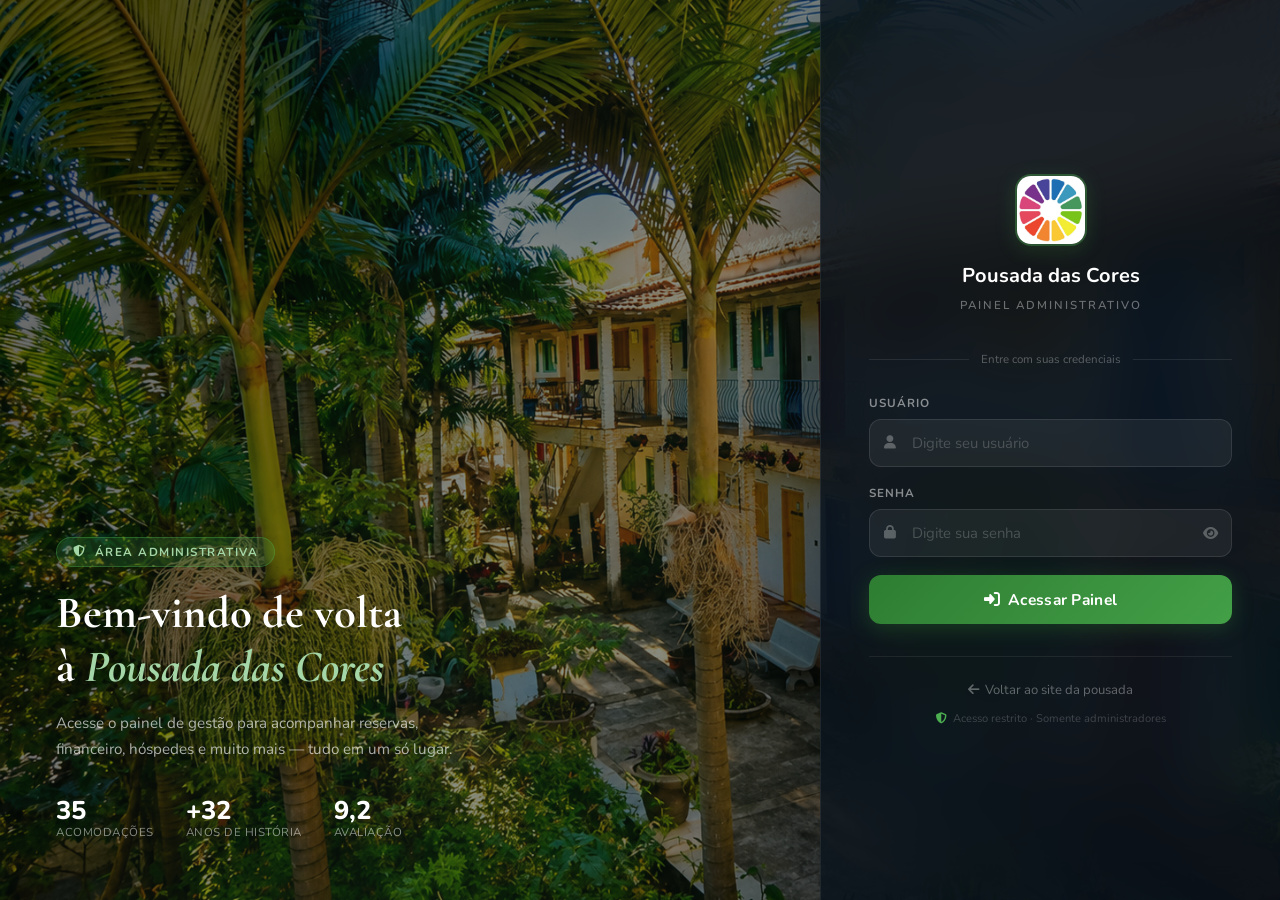
<file: login.html>
<!DOCTYPE html>
<html lang="pt-BR">
<head>
  <meta charset="UTF-8" />
  <meta name="viewport" content="width=device-width, initial-scale=1.0" />
  <title>Acesso Administrativo | Pousada das Cores</title>
  <meta name="robots" content="noindex, nofollow" />
  <link rel="preconnect" href="https://fonts.googleapis.com" />
  <link href="https://fonts.googleapis.com/css2?family=Cormorant+Garamond:ital,wght@0,400;0,500;0,600;0,700;1,400;1,500&family=Nunito:wght@300;400;500;600;700;800&display=swap" rel="stylesheet" />
  <link rel="stylesheet" href="https://cdnjs.cloudflare.com/ajax/libs/font-awesome/6.4.0/css/all.min.css" />
  <style>
    *, *::before, *::after { box-sizing: border-box; margin: 0; padding: 0; }

    html, body {
      height: 100%;
      font-family: 'Nunito', sansss-serif;
      overflow: hidden;
    }

    /* ── Fundo: imagem da pousada em tela cheia ── */
    .bg-photo {
      position: fixed; inset: 0; z-index: 0;
      background: url('imag/PousadaPrimeira.png') center center / cover no-repeat;
    }

    /* Overlay degradê suave para não escurecer demais */
    .bg-overlay {
      position: fixed; inset: 0; z-index: 1;
      background: linear-gradient(
        120deg,
        rgba(0, 0, 0, 0.62) 0%,
        rgba(15, 30, 20, 0.48) 50%,
        rgba(0, 0, 0, 0.55) 100%
      );
    }

    /* Layout em duas colunas no desktop */
    .page {
      position: relative; z-index: 2;
      min-height: 100vh;
      display: flex;
      align-items: stretch;
    }

    /* ── Lado esquerdo: branding ── */
    .branding {
      flex: 1;
      display: flex;
      flex-direction: column;
      justify-content: flex-end;
      padding: 0 56px 60px;
    }
    .branding-badge {
      display: inline-flex; align-items: center; gap: 8px;
      background: rgba(76,175,80,0.20);
      border: 1px solid rgba(76,175,80,0.35);
      color: #A5D6A7;
      padding: 6px 16px; border-radius: 50px;
      font-size: 0.73rem; font-weight: 700; letter-spacing: 1.5px;
      text-transform: uppercase; margin-bottom: 20px;
      width: fit-content;
    }
    .branding h1 {
      font-family: 'Cormorant Garamond', serif;
      font-size: clamp(2rem, 3.5vw, 3rem);
      color: #fff;
      line-height: 1.2;
      margin-bottom: 16px;
      text-shadow: 0 2px 20px rgba(0,0,0,0.4);
    }
    .branding h1 em { font-style: italic; color: #A5D6A7; }
    .branding p {
      color: rgba(255,255,255,0.65);
      font-size: 0.95rem; line-height: 1.7;
      max-width: 400px; margin-bottom: 36px;
    }
    .branding-stats {
      display: flex; gap: 32px;
    }
    .b-stat .num {
      font-size: 1.6rem; font-weight: 800; color: #fff; line-height: 1;
    }
    .b-stat .lbl {
      font-size: 0.72rem; color: rgba(255,255,255,0.50);
      text-transform: uppercase; letter-spacing: 0.5px;
    }

    /* ── Lado direito: formulário ── */
    .form-panel {
      width: 460px;
      min-width: 460px;
      display: flex;
      flex-direction: column;
      justify-content: center;
      padding: 40px 48px;
      background: rgba(8, 18, 28, 0.82);
      backdrop-filter: blur(32px);
      -webkit-backdrop-filter: blur(32px);
      border-left: 1px solid rgba(255,255,255,0.07);
      box-shadow: -20px 0 80px rgba(0,0,0,0.35);
    }

    .logo-area {
      text-align: center;
      margin-bottom: 36px;
    }
    .logo-area img {
      width: 72px; height: 72px; object-fit: contain;
      border-radius: 16px; margin: 0 auto 16px; display: block;
      border: 2px solid rgba(76,175,80,0.40);
      box-shadow: 0 4px 20px rgba(76,175,80,0.18);
    }
    .logo-area h2 {
      font-size: 1.25rem; font-weight: 700; color: #fff; margin-bottom: 4px;
    }
    .logo-area span {
      font-size: 0.72rem; font-weight: 600; letter-spacing: 2px;
      text-transform: uppercase; color: rgba(255,255,255,0.38);
    }

    /* Divider */
    .form-divider {
      display: flex; align-items: center; gap: 12px;
      margin-bottom: 28px;
    }
    .form-divider hr { flex: 1; border: none; border-top: 1px solid rgba(255,255,255,0.09); }
    .form-divider span { font-size: 0.72rem; color: rgba(255,255,255,0.30); white-space: nowrap; }

    /* Campos */
    .form-group { margin-bottom: 18px; }
    .form-group label {
      display: block; font-size: 0.73rem; font-weight: 700;
      text-transform: uppercase; letter-spacing: 1px;
      color: rgba(255,255,255,0.50); margin-bottom: 8px;
    }
    .inp-wrap { position: relative; }
    .inp-wrap i.icon {
      position: absolute; left: 15px; top: 50%;
      transform: translateY(-50%);
      color: rgba(255,255,255,0.28); font-size: 0.85rem;
    }
    .inp-wrap input {
      width: 100%; padding: 13px 44px 13px 42px;
      background: rgba(255,255,255,0.06);
      border: 1.5px solid rgba(255,255,255,0.10);
      border-radius: 12px; color: #fff;
      font-family: 'Nunito', sans-serif; font-size: 0.93rem;
      transition: all .25s; outline: none;
    }
    .inp-wrap input::placeholder { color: rgba(255,255,255,0.20); }
    .inp-wrap input:focus {
      border-color: #4CAF50;
      background: rgba(76,175,80,0.07);
      box-shadow: 0 0 0 3px rgba(76,175,80,0.13);
    }
    .toggle {
      position: absolute; right: 14px; top: 50%;
      transform: translateY(-50%); color: rgba(255,255,255,0.28);
      cursor: pointer; font-size: 0.85rem; transition: color .2s;
      background: none; border: none; padding: 0;
    }
    .toggle:hover { color: rgba(255,255,255,0.65); }

    /* Botão entrar */
    .btn-enter {
      width: 100%; padding: 14px;
      background: linear-gradient(135deg, #2E7D32 0%, #43A047 100%);
      border: none; border-radius: 12px; color: #fff;
      font-family: 'Nunito', sans-serif; font-size: 0.97rem; font-weight: 700;
      cursor: pointer; transition: all .3s; margin-top: 4px;
      letter-spacing: .3px;
      display: flex; align-items: center; justify-content: center; gap: 8px;
      box-shadow: 0 4px 20px rgba(46,125,50,0.35);
    }
    .btn-enter:hover {
      transform: translateY(-2px);
      box-shadow: 0 8px 28px rgba(76,175,80,0.45);
    }
    .btn-enter:active { transform: translateY(0); }
    .btn-enter .spinner {
      display: none; width: 18px; height: 18px;
      border: 2px solid rgba(255,255,255,0.4);
      border-top-color: #fff; border-radius: 50%;
      animation: spin .6s linear infinite;
      flex-shrink: 0;
    }
    @keyframes spin { to { transform: rotate(360deg); } }

    /* Erro */
    .error {
      display: none; margin-top: 14px;
      background: rgba(239,83,80,0.12);
      border: 1px solid rgba(239,83,80,0.28);
      border-radius: 10px; padding: 11px 14px;
      color: #ef9a9a; font-size: 0.82rem; text-align: center;
    }

    /* Rodapé do card */
    .card-footer {
      margin-top: 32px;
      padding-top: 24px;
      border-top: 1px solid rgba(255,255,255,0.07);
      display: flex; flex-direction: column; align-items: center; gap: 12px;
    }
    .back-link {
      color: rgba(255,255,255,0.35); font-size: 0.82rem;
      text-decoration: none; transition: color .2s;
      display: inline-flex; align-items: center; gap: 6px;
    }
    .back-link:hover { color: rgba(255,255,255,0.70); }
    .security-tag {
      display: flex; align-items: center; gap: 6px;
      color: rgba(255,255,255,0.20); font-size: 0.70rem;
    }
    .security-tag i { color: #4CAF50; font-size: 0.70rem; }

    /* ── Mobile: full-screen centered card ── */
    @media (max-width: 860px) {
      .branding { display: none; }
      .form-panel {
        width: 100%; min-width: unset;
        padding: 40px 28px;
        background: rgba(8, 18, 28, 0.78);
        border-left: none;
        justify-content: center;
        min-height: 100vh;
      }
      .form-panel > * { max-width: 400px; width: 100%; margin-left: auto; margin-right: auto; }
      .logo-area, .form-divider, .btn-enter, .error, .card-footer { max-width: 400px; }
    }
    @media (max-width: 420px) {
      .form-panel { padding: 32px 20px; }
    }
  </style>
</head>
<body>

  <!-- Imagem de fundo da pousada -->
  <div class="bg-photo"></div>
  <div class="bg-overlay"></div>

  <div class="page">

    <!-- Branding (desktop esquerdo) -->
    <div class="branding">
      <div class="branding-badge"><i class="fas fa-shield-halved"></i> Área Administrativa</div>
      <h1>Bem-vindo de volta<br>à <em>Pousada das Cores</em></h1>
      <p>Acesse o painel de gestão para acompanhar reservas, financeiro, hóspedes e muito mais — tudo em um só lugar.</p>
      <div class="branding-stats">
        <div class="b-stat"><div class="num">35</div><div class="lbl">Acomodações</div></div>
        <div class="b-stat"><div class="num">+32</div><div class="lbl">Anos de história</div></div>
        <div class="b-stat"><div class="num">9,2</div><div class="lbl">Avaliação</div></div>
      </div>
    </div>

    <!-- Painel do formulário -->
    <div class="form-panel">

      <div class="logo-area">
        <img src="imag/logo.jpg" alt="Logo Pousada das Cores" />
        <h2>Pousada das Cores</h2>
        <span>Painel Administrativo</span>
      </div>

      <div class="form-divider">
        <hr /><span>Entre com suas credenciais</span><hr />
      </div>

      <form id="loginForm" onsubmit="doLogin(event)" autocomplete="off">
        <div class="form-group">
          <label>Usuário</label>
          <div class="inp-wrap">
            <i class="fas fa-user icon"></i>
            <input type="text" id="user" placeholder="Digite seu usuário" autocomplete="username" required />
          </div>
        </div>
        <div class="form-group">
          <label>Senha</label>
          <div class="inp-wrap">
            <i class="fas fa-lock icon"></i>
            <input type="password" id="pass" placeholder="Digite sua senha" autocomplete="current-password" required />
            <button type="button" class="toggle" onclick="togglePass()">
              <i class="fas fa-eye" id="eyeIco"></i>
            </button>
          </div>
        </div>

        <button type="submit" class="btn-enter" id="btnEnter">
          <div class="spinner" id="spinner"></div>
          <i class="fas fa-sign-in-alt" id="btnIcon"></i>
          <span id="btnText">Acessar Painel</span>
        </button>

        <div class="error" id="errMsg">
          <i class="fas fa-exclamation-triangle" style="margin-right:5px;"></i>
          Usuário ou senha incorretos. Tente novamente.
        </div>
      </form>

      <div class="card-footer">
        <a href="index.html" class="back-link">
          <i class="fas fa-arrow-left"></i> Voltar ao site da pousada
        </a>
        <div class="security-tag">
          <i class="fas fa-shield-halved"></i>
          Acesso restrito · Somente administradores
        </div>
      </div>

    </div>
  </div>

  <script>
    if (sessionStorage.getItem('pdc_admin') === '1') location.href = 'dashboard.html';

    function doLogin(e) {
      e.preventDefault();
      const u       = document.getElementById('user').value.trim();
      const p       = document.getElementById('pass').value;
      const err     = document.getElementById('errMsg');
      const spinner = document.getElementById('spinner');
      const icon    = document.getElementById('btnIcon');
      const txt     = document.getElementById('btnText');

      spinner.style.display = 'block';
      icon.style.display    = 'none';
      txt.textContent       = 'Verificando...';
      err.style.display     = 'none';

      setTimeout(() => {
        if (u === 'cecpousada' && p === 'Pousada@2026') {
          sessionStorage.setItem('pdc_admin', '1');
          sessionStorage.setItem('pdc_user', u);
          txt.textContent = 'Redirecionando...';
          setTimeout(() => location.href = 'dashboard.html', 350);
        } else {
          spinner.style.display = 'none';
          icon.style.display    = 'inline';
          txt.textContent       = 'Acessar Painel';
          err.style.display     = 'block';
          document.getElementById('pass').value = '';
          document.getElementById('pass').focus();
        }
      }, 850);
    }

    function togglePass() {
      const inp = document.getElementById('pass');
      const ico = document.getElementById('eyeIco');
      inp.type      = inp.type === 'password' ? 'text' : 'password';
      ico.className = inp.type === 'text' ? 'fas fa-eye-slash' : 'fas fa-eye';
    }
  </script>
</body>
</html>
</file>
